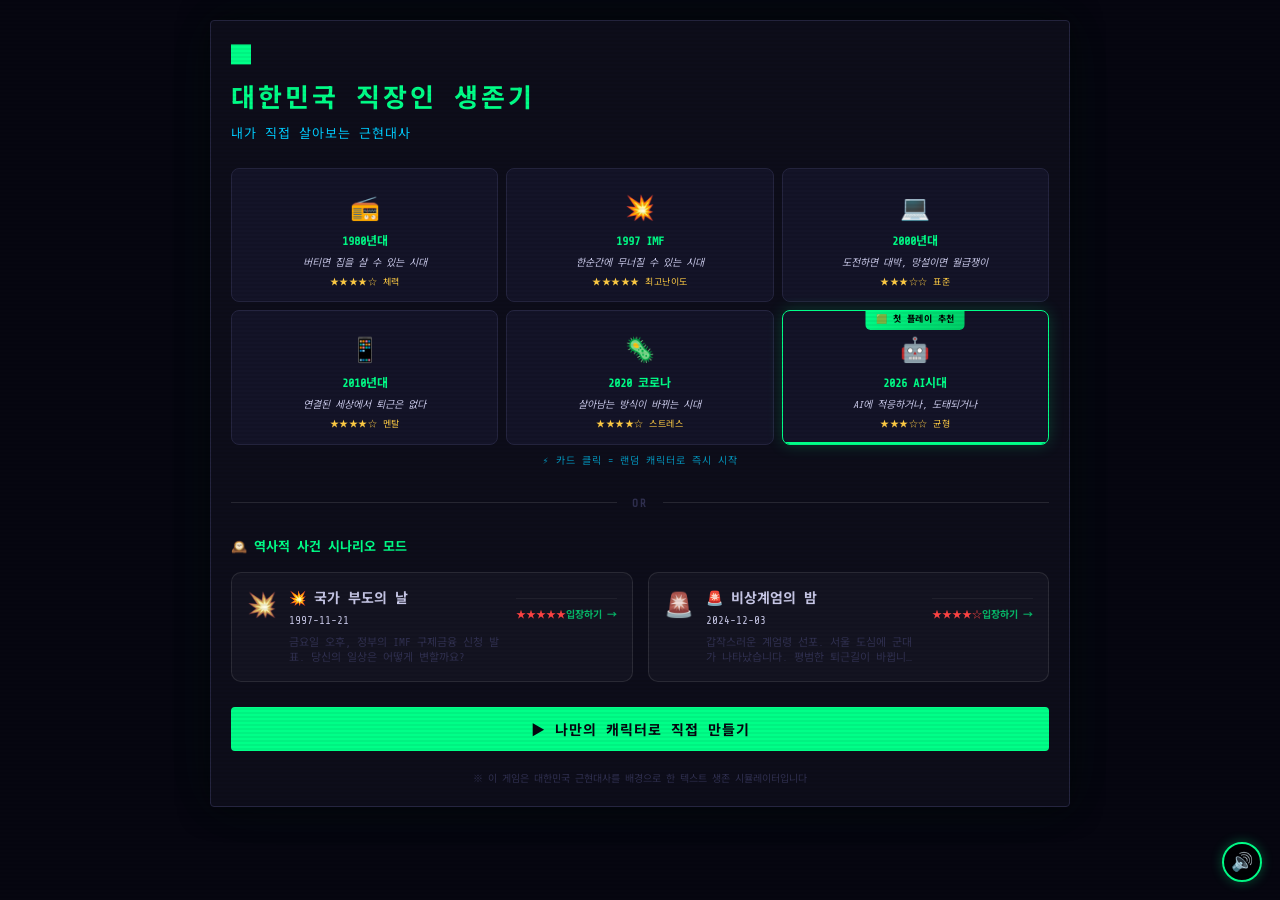
<file: index.html>
<!DOCTYPE html>
<html lang="ko">
<head>
  <meta charset="UTF-8"/>
  <meta name="viewport" content="width=device-width,initial-scale=1.0"/>
  <title>대한민국 직장인 생존기</title>
  <link href="https://fonts.googleapis.com/css2?family=Share+Tech+Mono&family=Noto+Sans+KR:wght@300;400;700&display=swap" rel="stylesheet"/>
  <link rel="stylesheet" href="css/style.css"/>
  <style>
    /* 시나리오 모드 전용 스타일 */
    .sec-divider { position: relative; margin: 25px 0; text-align: center; }
    .sec-divider::before { content: ''; position: absolute; top: 50%; left: 0; width: 100%; height: 1px; background: rgba(255,255,255,.1); z-index: 1; }
    .sec-divider span { position: relative; z-index: 2; background: var(--surface); padding: 0 15px; color: var(--dim); font-size: 11px; font-weight: 700; letter-spacing: 2px; }

    .scenario-section { margin-bottom: 25px; text-align: left; }
    .scenario-header { font-size: 13px; font-weight: 700; color: var(--primary); margin-bottom: 15px; display: flex; align-items: center; gap: 8px; }
    
    .scenario-grid { display: grid; grid-template-columns: 1fr 1fr; gap: 15px; }
    .scenario-card { 
      background: rgba(255,255,255,.03); border: 1px solid rgba(255,255,255,.1); border-radius: 10px; 
      padding: 15px; cursor: pointer; transition: .2s; display: flex; align-items: flex-start; gap: 12px;
      position: relative; overflow: hidden;
    }
    .scenario-card:hover { background: rgba(0,255,136,.05); border-color: var(--primary); transform: translateY(-2px); box-shadow: 0 4px 20px rgba(0,255,136,.1); }
    .scenario-card .sc-icon { font-size: 24px; filter: grayscale(0.5); transition: .2s; }
    .scenario-card:hover .sc-icon { filter: grayscale(0); transform: scale(1.1); }
    
    .sc-content { flex: 1; min-width: 0; }
    .sc-title { font-size: 14px; font-weight: 700; color: var(--text); margin-bottom: 4px; overflow: hidden; text-overflow: ellipsis; white-space: nowrap; }
    .sc-date { font-family: 'Share Tech Mono', monospace; font-size: 11px; color: var(--secondary); margin-bottom: 6px; }
    .sc-desc { font-size: 11px; color: var(--dim); line-height: 1.4; display: -webkit-box; -webkit-line-clamp: 2; -webkit-box-orient: vertical; overflow: hidden; }
    
    .sc-footer { display: flex; justify-content: space-between; align-items: center; margin-top: 10px; border-top: 1px solid rgba(255,255,255,.05); padding-top: 8px; }
    .sc-diff { font-size: 10px; color: var(--bad); }
    .sc-btn { font-size: 10px; font-weight: 700; color: var(--primary); opacity: 0.7; }
    .scenario-card:hover .sc-btn { opacity: 1; }

    .scenario-loading { grid-column: span 2; text-align: center; padding: 20px; font-size: 12px; color: var(--dim); font-style: italic; }
    
    @media (max-width: 600px) {
      .scenario-grid { grid-template-columns: 1fr; }
    }
  </style>
</head>
<body class="era-2026">
<div id="app">

  <!-- ★ 타이틀 -->
  <div id="screen-title" class="screen active">
    <div class="center-wrap">
      <div class="terminal-box">
        <div class="blink-top">█</div>
        <div class="title-badge">대한민국 직장인 생존기</div>
        <div class="title-sub-main">내가 직접 살아보는 근현대사</div>

        <div class="title-era-grid">
          <div class="title-era-card" data-era="1980" onclick="quickStartEra('1980')">
            <div class="tec-icon">📻</div>
            <div class="tec-year">1980년대</div>
            <div class="tec-fate">버티면 집을 살 수 있는 시대</div>
            <div class="tec-diff">★★★★☆ 체력</div>
          </div>
          <div class="title-era-card" data-era="1997" onclick="quickStartEra('1997')">
            <div class="tec-icon">💥</div>
            <div class="tec-year">1997 IMF</div>
            <div class="tec-fate">한순간에 무너질 수 있는 시대</div>
            <div class="tec-diff">★★★★★ 최고난이도</div>
          </div>
          <div class="title-era-card" data-era="2000" onclick="quickStartEra('2000')">
            <div class="tec-icon">💻</div>
            <div class="tec-year">2000년대</div>
            <div class="tec-fate">도전하면 대박, 망설이면 월급쟁이</div>
            <div class="tec-diff">★★★☆☆ 표준</div>
          </div>
          <div class="title-era-card" data-era="2010" onclick="quickStartEra('2010')">
            <div class="tec-icon">📱</div>
            <div class="tec-year">2010년대</div>
            <div class="tec-fate">연결된 세상에서 퇴근은 없다</div>
            <div class="tec-diff">★★★★☆ 멘탈</div>
          </div>
          <div class="title-era-card" data-era="2020" onclick="quickStartEra('2020')">
            <div class="tec-icon">🦠</div>
            <div class="tec-year">2020 코로나</div>
            <div class="tec-fate">살아남는 방식이 바뀌는 시대</div>
            <div class="tec-diff">★★★★☆ 스트레스</div>
          </div>
          <div class="title-era-card rec" data-era="2026" onclick="quickStartEra('2026')">
            <div class="tec-rec-badge">🟩 첫 플레이 추천</div>
            <div class="tec-icon">🤖</div>
            <div class="tec-year">2026 AI시대</div>
            <div class="tec-fate">AI에 적응하거나, 도태되거나</div>
            <div class="tec-diff">★★★☆☆ 균형</div>
          </div>
        </div>
        <div class="title-quick-hint">⚡ 카드 클릭 = 랜덤 캐릭터로 즉시 시작</div>

        <div class="sec-divider"><span>OR</span></div>

        <!-- 역사적 시나리오 모드 (신규) -->
        <div class="scenario-section">
          <div class="scenario-header">🕰️ 역사적 사건 시나리오 모드</div>
          <div id="scenario-grid" class="scenario-grid">
            <!-- JS에서 동적으로 생성됨 -->
            <div class="scenario-loading">시나리오 데이터를 불러오는 중...</div>
          </div>
        </div>

        <button class="btn-main" onclick="if(typeof SFX!=='undefined')SFX.play('click'); goToProfile()">▶ 나만의 캐릭터로 직접 만들기</button>
        <div class="title-footer">※ 이 게임은 대한민국 근현대사를 배경으로 한 텍스트 생존 시뮬레이터입니다</div>
      </div>
    </div>
  </div>

  <!-- ★ 프로필 입력 (나이 + 성별) -->
  <div id="screen-profile" class="screen">
    <div class="center-wrap">
      <div class="terminal-box">
        <div class="sec-header">[ 당신은 누구입니까? ]</div>

        <!-- 성별 선택 -->
        <div class="profile-section">
          <div class="profile-label">01. 성별을 선택하세요</div>
          <div class="gender-row">
            <button class="gender-btn" id="btn-male" onclick="selectGender('male')">
              <span class="gender-icon">👨</span>
              <span class="gender-txt">남성</span>
            </button>
            <button class="gender-btn" id="btn-female" onclick="selectGender('female')">
              <span class="gender-icon">👩</span>
              <span class="gender-txt">여성</span>
            </button>
          </div>
        </div>

        <!-- 나이 입력 -->
        <div class="profile-section">
          <div class="profile-label">02. 현재 나이를 입력하세요 <span class="profile-label-sub">(선택 — 비우면 직접 시대를 고릅니다)</span></div>
          <div class="age-input-wrap">
            <input type="number" id="age-input" class="age-input" min="15" max="80"
              placeholder="예) 25" oninput="onAgeInput(this.value)"
              onkeydown="if(event.key==='Enter'){ var ab=document.getElementById('btn-auto-era'); if(ab.style.display!=='none') confirmProfileAndAuto(); else confirmProfileAndPick(); }"/>
            <span class="age-unit">세</span>
          </div>
          <!-- 나이 입력 시 자동 추천 결과 -->
          <div id="age-recommend-box" class="age-recommend-box" style="display:none"></div>
        </div>

        <!-- 이름 입력 -->
        <div class="profile-section">
          <div class="profile-label">03. 이름 (닉네임) <span class="profile-label-sub">(선택)</span></div>
          <div class="age-input-wrap">
            <input type="text" id="name-input" class="age-input name-input" maxlength="8"
              placeholder="예) 김철수" style="width:160px"/>
          </div>
        </div>

        <!-- 액션 버튼 -->
        <div class="profile-actions">
          <button class="btn-main" id="btn-auto-era" onclick="confirmProfileAndAuto()" style="display:none">
            🎯 추천 시대로 바로 시작!
          </button>
          <button class="btn-sub" id="btn-pick-era" onclick="confirmProfileAndPick()">
            🗂 내가 시대를 직접 고를게요
          </button>
        </div>

        <div class="profile-back" onclick="if(typeof SFX!=='undefined')SFX.play('click'); showScreen('title')">← 타이틀로 돌아가기</div>
      </div>
    </div>
  </div>

  <!-- ★ 시대 선택 -->
  <div id="screen-era" class="screen">
    <div class="center-wrap">
      <div class="terminal-box">
        <div class="sec-header">[ 시대 선택 ]</div>
        <div class="era-select-intro">
          어느 시대를 살아가겠습니까?<br>
          <span style="font-size:11px;color:var(--dim)">선택 = 고민 = 몰입 — 당신의 인생이 달라집니다</span>
        </div>
        <div class="era-select-hint">👆 카드를 클릭하면 <strong>상세 정보</strong> &amp; <strong>예상 인생</strong>이 펼쳐집니다</div>
        <div id="era-list" class="era-select-list"></div>
      </div>
    </div>
  </div>

  <!-- ★ 캐릭터 생성 -->
  <div id="screen-create" class="screen">
    <div class="center-wrap">
      <div class="terminal-box">
        <div class="sec-header" id="create-era-badge">[ 캐릭터 생성 ]</div>
        <div id="create-log" class="game-log" style="max-height:52vh;flex:1;min-height:0;"></div>
        <div id="create-choices" class="choices-area" style="max-height:38vh;overflow-y:auto;"></div>
      </div>
    </div>
  </div>

  <!-- ★ 메인 게임 -->
  <div id="screen-game" class="screen">
    <div class="game-layout">

      <!-- 왼쪽: 메인 -->
      <div class="main-panel terminal-box">
        <div class="game-topbar">
          <span class="era-chip" id="game-era-chip">2026</span>
          <span class="loc-chip" id="game-loc">집 — 침실</span>
        </div>
        <div id="game-log" class="game-log"></div>
        <div id="game-choices" class="choices-area"></div>
      </div>

      <!-- 오른쪽: 사이드 -->
      <div class="side-col">

        <!-- 플레이어 정보 -->
        <div class="side-card side-player-card">
          <div id="side-player-info" class="side-player-info">👤 —</div>
          <div class="side-time" id="side-time">06:30</div>
          <div class="side-date" id="side-date">—</div>
        </div>

        <div class="side-card">
          <div class="side-card-title">[ 상태 ]</div>
          <div class="stat-row"><span class="stat-lbl">체력</span>
            <div class="bar-wrap"><div class="bar-fill bar-green" id="bar-stamina" style="width:100%"></div></div>
            <span class="stat-num" id="num-stamina">100</span></div>
          <div class="stat-row"><span class="stat-lbl">스트레스</span>
            <div class="bar-wrap"><div class="bar-fill bar-yellow" id="bar-stress" style="width:0%"></div></div>
            <span class="stat-num" id="num-stress">0</span></div>
          <div class="stat-row"><span class="stat-lbl">멘탈</span>
            <div class="bar-wrap"><div class="bar-fill bar-blue" id="bar-mental" style="width:100%"></div></div>
            <span class="stat-num" id="num-mental">100</span></div>
        </div>

        <div class="side-card">
          <div class="side-card-title">[ 재정 ]</div>
          <div class="money-line income"><span>수입</span><span id="s-income">0원</span></div>
          <div class="money-line expense"><span>지출</span><span id="s-expense">0원</span></div>
          <div class="money-line net"><span>순수익</span><span id="s-net">0원</span></div>
          <div class="money-line" style="margin-top:4px;color:var(--dim);font-size:10px">
            <span>이번달 물가</span><span id="s-era-price">—</span>
          </div>
        </div>

        <div class="side-card" id="side-family">
          <div class="side-card-title">[ 가족 ]</div>
          <div id="family-stats">
            <div style="color:var(--dim);font-size:11px">솔로</div>
          </div>
        </div>

        <div class="side-card">
          <div class="side-card-title">[ 집안일 ]</div>
          <div id="side-chores"><div style="color:var(--dim);font-size:11px">없음</div></div>
        </div>

        <div class="side-card" id="side-history" style="display:none">
          <div class="side-card-title" style="color:#ff4444">[ ⚡ 역사적 사건 ]</div>
          <div id="history-text" style="font-size:11px;color:#ffaa44;line-height:1.6"></div>
        </div>

      </div>
    </div>
  </div>

  <!-- ★ 엔딩 -->
  <div id="screen-ending" class="screen">
    <div class="center-wrap">
      <div class="terminal-box">
        <div class="sec-header">[ 인생 결산 ]</div>
        <div id="ending-log" class="game-log" style="max-height:28vh;"></div>
        <div id="ending-board" class="score-board"></div>
        <div style="margin-top:12px;display:flex;gap:8px;">
          <button class="btn-main" style="flex:1" onclick="resetGame()">↺ 다시 살아보기</button>
          <button class="btn-sub" style="flex:1" onclick="goToEraSelect()">⏱ 다른 시대 도전</button>
        </div>
      </div>
    </div>
  </div>

</div>
<script src="js/ascii.js"></script>
<script src="js/sound.js"></script>
<script src="js/eras.js"></script>
<script src="js/events.js"></script>
<script src="js/game.js"></script>
</body>
</html>
</file>
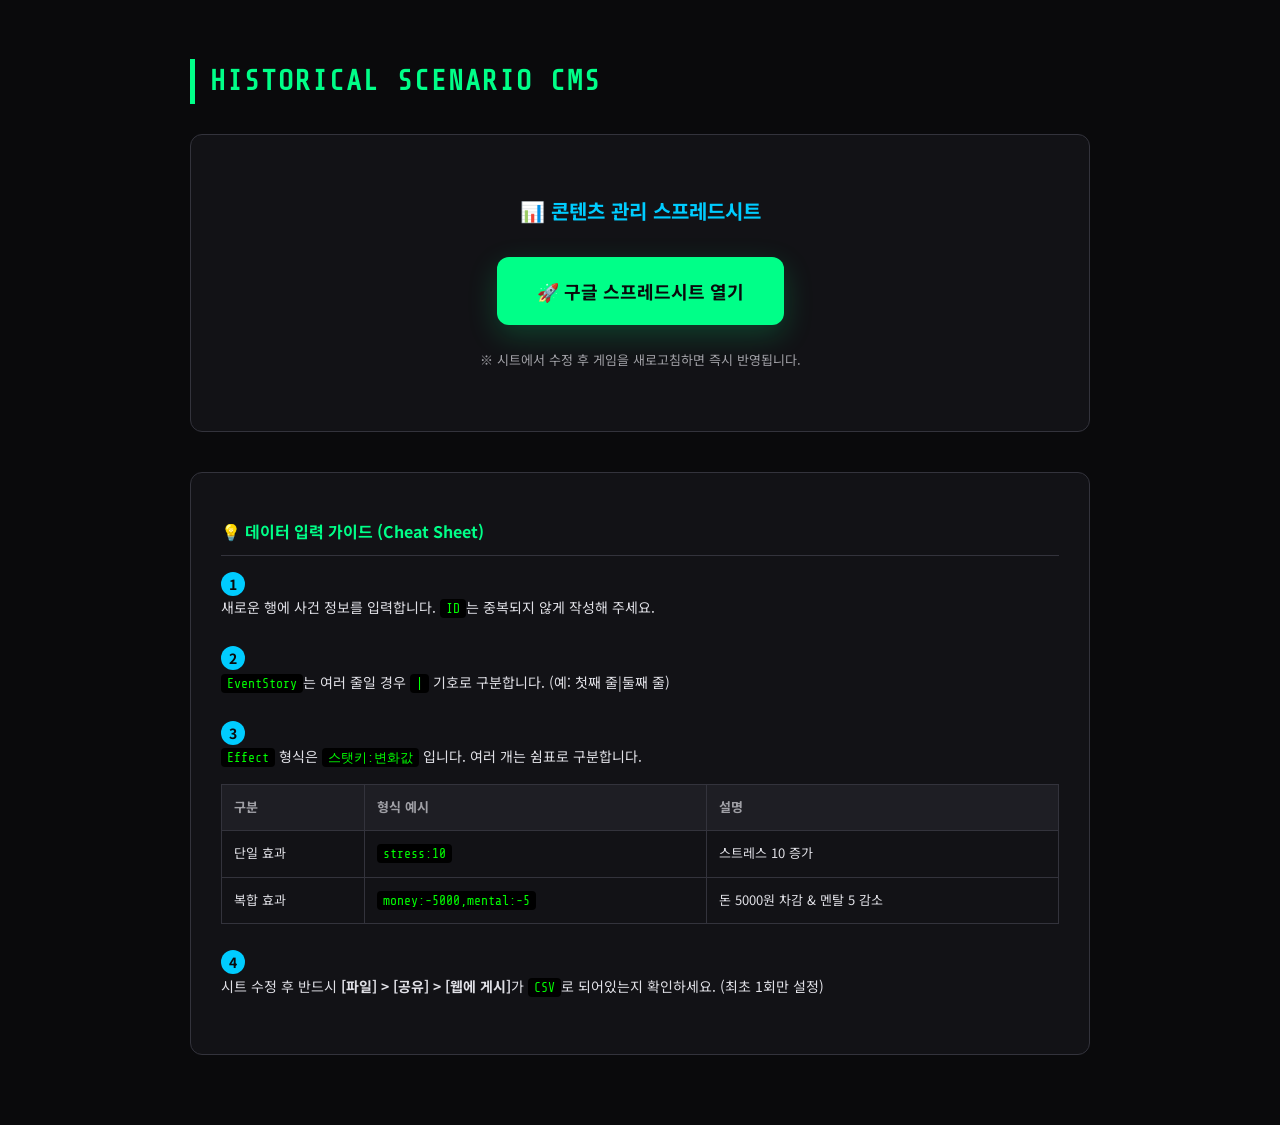
<file: admin.html>
<!DOCTYPE html>
<html lang="ko">
<head>
  <meta charset="UTF-8"/>
  <meta name="viewport" content="width=device-width,initial-scale=1.0"/>
  <title>CMS 대시보드 — 대한민국 직장인 생존기</title>
  <link href="https://fonts.googleapis.com/css2?family=Share+Tech+Mono&family=Noto+Sans+KR:wght@300;400;700&display=swap" rel="stylesheet"/>
  <style>
    :root {
      --bg: #0a0a0c;
      --surface: #121216;
      --surface2: #1e1e24;
      --primary: #00ff88;
      --secondary: #00ccff;
      --bad: #ff4d4d;
      --text: #e0e0e6;
      --dim: #a0a0a6;
      --border: #33333c;
    }
    * { box-sizing: border-box; }
    body {
      background: var(--bg); color: var(--text);
      font-family: 'Noto Sans KR', sans-serif;
      margin: 0; padding: 40px 20px; line-height: 1.6;
    }
    .container { max-width: 900px; margin: 0 auto; }
    h1 { font-family: 'Share Tech Mono', monospace; font-size: 28px; color: var(--primary); margin-bottom: 30px; letter-spacing: 2px; text-transform: uppercase; border-left: 5px solid var(--primary); padding-left: 15px; }

    .card { background: var(--surface); border: 1px solid var(--border); border-radius: 12px; padding: 30px; margin-bottom: 30px; }
    .card-title { font-size: 20px; font-weight: 700; margin-bottom: 20px; color: var(--secondary); display: flex; align-items: center; gap: 10px; }

    .btn-main {
      display: inline-flex; align-items: center; gap: 12px;
      background: var(--primary); color: var(--bg);
      padding: 20px 40px; border-radius: 12px; font-size: 18px; font-weight: 700;
      text-decoration: none; transition: .2s; box-shadow: 0 10px 30px rgba(0,255,136,.2);
      margin-bottom: 10px;
    }
    .btn-main:hover { transform: translateY(-3px); box-shadow: 0 15px 40px rgba(0,255,136,.4); }

    .guide { margin-top: 40px; }
    .guide h3 { color: var(--primary); font-size: 16px; margin-bottom: 15px; border-bottom: 1px solid var(--border); padding-bottom: 10px; }
    .step { margin-bottom: 25px; }
    .step-num { display: inline-block; width: 24px; height: 24px; background: var(--secondary); color: var(--bg); border-radius: 50%; text-align: center; font-size: 14px; font-weight: 700; line-height: 24px; margin-right: 10px; }
    .step-txt { font-size: 14px; color: var(--text); }
    
    code { background: #000; color: #0f0; padding: 2px 6px; border-radius: 4px; font-family: 'Share Tech Mono', monospace; font-size: 13px; }

    table { width: 100%; border-collapse: collapse; margin-top: 15px; font-size: 13px; }
    th { text-align: left; background: var(--surface2); color: var(--dim); padding: 12px; border: 1px solid var(--border); }
    td { padding: 12px; border: 1px solid var(--border); color: var(--text); }
    
    .badge { padding: 2px 8px; border-radius: 4px; font-size: 11px; font-weight: 700; background: var(--surface2); color: var(--secondary); }
  </style>
</head>
<body>

<div class="container">
  <h1>Historical Scenario CMS</h1>

  <div class="card" style="text-align: center; padding: 60px 40px;">
    <div class="card-title" style="justify-content: center; margin-bottom: 30px;">📊 콘텐츠 관리 스프레드시트</div>
    <a href="https://docs.google.com/spreadsheets/d/1MBSZEGp5t3QQz7a7L7BLah1IN425Tu2KiIPoZhtiByU/edit" target="_blank" class="btn-main">
      🚀 구글 스프레드시트 열기
    </a>
    <div style="color: var(--dim); font-size: 13px; margin-top: 15px;">※ 시트에서 수정 후 게임을 새로고침하면 즉시 반영됩니다.</div>
  </div>

  <div class="guide card">
    <h3>💡 데이터 입력 가이드 (Cheat Sheet)</h3>
    
    <div class="step">
      <div class="step-num">1</div>
      <div class="step-txt">새로운 행에 사건 정보를 입력합니다. <code>ID</code>는 중복되지 않게 작성해 주세요.</div>
    </div>

    <div class="step">
      <div class="step-num">2</div>
      <div class="step-txt"><code>EventStory</code>는 여러 줄일 경우 <code>|</code> 기호로 구분합니다. (예: 첫째 줄|둘째 줄)</div>
    </div>

    <div class="step">
      <div class="step-num">3</div>
      <div class="step-txt"><code>Effect</code> 형식은 <code>스탯키:변화값</code> 입니다. 여러 개는 쉼표로 구분합니다.</div>
      <table>
        <tr><th>구분</th><th>형식 예시</th><th>설명</th></tr>
        <tr><td>단일 효과</td><td><code>stress:10</code></td><td>스트레스 10 증가</td></tr>
        <tr><td>복합 효과</td><td><code>money:-5000,mental:-5</code></td><td>돈 5000원 차감 & 멘탈 5 감소</td></tr>
      </table>
    </div>

    <div class="step">
      <div class="step-num">4</div>
      <div class="step-txt">시트 수정 후 반드시 <strong>[파일] > [공유] > [웹에 게시]</strong>가 <code>CSV</code>로 되어있는지 확인하세요. (최초 1회만 설정)</div>
    </div>
  </div>
</div>

</body>
</html>
</file>
<file: css/style.css>
/* =============================================
   대한민국 직장인 생존기 — 스타일 v3.0
   ============================================= */

:root {
  --bg:       #0a0a0f;
  --surface:  #111118;
  --surface2: #1a1a25;
  --border:   #2a2a40;
  --primary:  #00ff88;
  --accent:   #00ccff;
  --dim:      #4a4a6a;
  --text:     #d0d0e0;
  --bad:      #ff4444;
  --money:    #ffcc44;
  --history:  #ff8833;
  --family:   #ff6699;
  --inner:    #8888cc;
  --npc:      #88ddff;
}

/* ── 시대별 테마 ─────────────────────── */
.era-1980 {
  --bg:       #0f0800;
  --surface:  #1a1000;
  --surface2: #221500;
  --border:   #3a2800;
  --primary:  #ffcc00;
  --accent:   #ff8800;
  --dim:      #5a4000;
  --text:     #ffe0a0;
}
.era-1997 {
  --bg:       #0a0005;
  --surface:  #150008;
  --surface2: #1e0010;
  --border:   #350020;
  --primary:  #ff3366;
  --accent:   #ff6699;
  --dim:      #550020;
  --text:     #ffd0dd;
}
.era-2000 {
  --bg:       #000510;
  --surface:  #000a1e;
  --surface2: #001030;
  --border:   #002040;
  --primary:  #0099ff;
  --accent:   #00ddff;
  --dim:      #003060;
  --text:     #c0e8ff;
}
.era-2010 {
  --bg:       #050010;
  --surface:  #0a0018;
  --surface2: #110022;
  --border:   #220040;
  --primary:  #aa44ff;
  --accent:   #dd88ff;
  --dim:      #330055;
  --text:     #e0c8ff;
}
.era-2020 {
  --bg:       #000a05;
  --surface:  #001008;
  --surface2: #001a0d;
  --border:   #003018;
  --primary:  #00ff66;
  --accent:   #88ffaa;
  --dim:      #005020;
  --text:     #c0ffd8;
}
.era-2026 {
  --bg:       #060610;
  --surface:  #0d0d1a;
  --surface2: #141428;
  --border:   #252540;
  --primary:  #00ff88;
  --accent:   #00ccff;
  --dim:      #303050;
  --text:     #c8c8e8;
}

/* ── 전역 초기화 ─────────────────────── */
*, *::before, *::after { box-sizing: border-box; margin: 0; padding: 0; }

html, body {
  height: 100%;
  background: var(--bg);
  color: var(--text);
  font-family: 'Share Tech Mono', 'Noto Sans KR', monospace;
  font-size: 13px;
  line-height: 1.5;
  overflow: hidden;
}

/* CRT 스캔라인 */
body::after {
  content: '';
  position: fixed; inset: 0;
  background: repeating-linear-gradient(
    0deg,
    transparent,
    transparent 2px,
    rgba(0,0,0,.05) 2px,
    rgba(0,0,0,.05) 4px
  );
  pointer-events: none;
  z-index: 9999;
}

/* ── 화면 전환 ──────────────────────── */
#app { width: 100%; height: 100%; }

.screen {
  display: none;
  width: 100%;
  height: 100%;
  overflow-y: auto;
}
.screen.active { display: flex; flex-direction: column; }

/* ── 공통 컴포넌트 ───────────────────── */
.center-wrap {
  display: flex;
  align-items: flex-start;
  justify-content: center;
  padding: 20px 16px;
  min-height: 100%;
}

.terminal-box {
  background: var(--surface);
  border: 1px solid var(--border);
  border-radius: 4px;
  padding: 20px;
  width: 100%;
  max-width: 860px;
  box-shadow: 0 0 30px rgba(0,0,0,.6), 0 0 60px rgba(0,255,136,.04);
}

.sec-header {
  font-size: 16px;
  color: var(--primary);
  letter-spacing: 2px;
  margin-bottom: 16px;
  text-transform: uppercase;
  border-bottom: 1px solid var(--border);
  padding-bottom: 8px;
}

/* ── 타이틀 화면 ─────────────────────── */
.blink-top {
  color: var(--primary);
  font-size: 20px;
  animation: blink 1s infinite;
  margin-bottom: 8px;
}
@keyframes blink { 0%,100%{opacity:1} 50%{opacity:0} }

.title-badge {
  font-size: 26px;
  color: var(--primary);
  letter-spacing: 3px;
  margin-bottom: 6px;
  font-weight: 700;
}
.title-sub-main {
  font-size: 13px;
  color: var(--accent);
  letter-spacing: 1px;
  margin-bottom: 24px;
}
.title-footer {
  font-size: 10px;
  color: var(--dim);
  margin-top: 20px;
  text-align: center;
}

/* 타이틀 시대 카드 */
.era-preview-grid {
  display: grid;
  grid-template-columns: repeat(3, 1fr);
  gap: 10px;
  margin-bottom: 24px;
}
@media (max-width: 600px) {
  .era-preview-grid { grid-template-columns: repeat(2, 1fr); }
}
.era-card {
  background: var(--surface2);
  border: 1px solid var(--border);
  border-radius: 4px;
  padding: 12px 10px;
  text-align: center;
  transition: border-color .2s;
}
.era-card:hover { border-color: var(--primary); }
.era-card.highlight { border-color: var(--accent); }
.era-icon { font-size: 24px; margin-bottom: 4px; }
.era-year { font-size: 12px; color: var(--primary); font-weight: 700; }
.era-desc { font-size: 10px; color: var(--dim); margin-top: 4px; line-height: 1.6; }

/* 버튼 */
.btn-main {
  display: block;
  width: 100%;
  padding: 12px;
  background: var(--primary);
  color: var(--bg);
  border: none;
  border-radius: 4px;
  font-family: inherit;
  font-size: 14px;
  font-weight: 700;
  cursor: pointer;
  letter-spacing: 1px;
  transition: opacity .2s;
}
.btn-main:hover { opacity: .85; }

.btn-sub {
  display: block;
  width: 100%;
  padding: 12px;
  background: transparent;
  color: var(--primary);
  border: 1px solid var(--primary);
  border-radius: 4px;
  font-family: inherit;
  font-size: 14px;
  cursor: pointer;
  transition: background .2s;
}
.btn-sub:hover { background: rgba(0,255,136,.08); }

/* ── 타이틀 시대 카드 그리드 (개편) ─────── */
.title-era-grid {
  display: grid;
  grid-template-columns: repeat(3, 1fr);
  gap: 8px;
  margin-bottom: 20px;
}
@media (max-width: 600px) { .title-era-grid { grid-template-columns: repeat(2, 1fr); } }

.title-era-card {
  position: relative;
  background: var(--surface2);
  border: 1px solid var(--border);
  border-radius: 8px;
  padding: 14px 10px 12px;
  text-align: center;
  cursor: pointer;
  transition: border-color .2s, transform .15s, box-shadow .2s;
  overflow: hidden;
}
.title-era-card:hover {
  border-color: var(--primary);
  transform: translateY(-3px) scale(1.03);
  box-shadow: 0 6px 20px rgba(0,255,136,.18);
}
.title-quick-hint {
  text-align: center;
  font-size: 10px;
  color: var(--accent);
  letter-spacing: 1px;
  margin: -12px 0 14px;
  opacity: 0.7;
  animation: blink 2s infinite;
}
.title-era-card::after {
  content: '';
  position: absolute;
  bottom: 0; left: 0; right: 0;
  height: 2px;
  background: var(--primary);
  opacity: 0;
  transition: opacity .3s;
}
.title-era-card:hover::after { opacity: .5; }
.title-era-card.rec {
  border-color: var(--primary);
  box-shadow: 0 0 16px rgba(0,255,136,.2);
}
.title-era-card.rec::after { opacity: 1; animation: shimmer 2s infinite; }
@keyframes shimmer {
  0%   { background-position: -100% 0; }
  100% { background-position: 200% 0; }
}
.tec-rec-badge {
  position: absolute;
  top: -1px; left: 50%; transform: translateX(-50%);
  background: linear-gradient(135deg, var(--primary), #00cc66);
  color: #000;
  font-size: 9px;
  font-weight: 700;
  padding: 3px 10px;
  border-radius: 0 0 5px 5px;
  white-space: nowrap;
  letter-spacing: .5px;
}
.tec-icon  { font-size: 24px; margin: 8px 0 5px; }
.tec-year  { font-size: 12px; color: var(--primary); font-weight: 700; margin-bottom: 5px; }
.tec-fate  { font-size: 10px; color: var(--text); line-height: 1.6; margin-bottom: 5px; font-style: italic; }
.tec-diff  { font-size: 9px; color: var(--money); letter-spacing: .5px; }

/* ── 시대 선택 화면 ──────────────────── */
.era-select-intro {
  font-size: 13px;
  color: var(--text);
  margin-bottom: 16px;
  line-height: 2;
}

.era-select-list { display: flex; flex-direction: column; gap: 8px; }

/* ── 새 시대 카드 (클릭 프리뷰) ─────────── */
.esb-card {
  position: relative;
  background: var(--surface2);
  border: 1px solid var(--border);
  border-radius: 6px;
  padding: 14px 16px;
  cursor: pointer;
  font-family: inherit;
  color: var(--text);
  font-size: 12px;
  text-align: left;
  transition: border-color .2s, background .15s, box-shadow .2s;
}
.esb-card:hover {
  border-color: var(--primary);
  background: rgba(0,255,136,.03);
}
.esb-card.esb-recommend {
  border-color: var(--primary);
  box-shadow: 0 0 16px rgba(0,255,136,.12);
}
.esb-card.esb-active {
  border-color: var(--accent);
  background: rgba(0,204,255,.04);
  box-shadow: 0 0 20px rgba(0,204,255,.15);
}

/* 추천 뱃지 */
.esb-rec-badge {
  display: inline-flex;
  align-items: center;
  gap: 4px;
  background: linear-gradient(135deg, var(--primary), #00cc66);
  color: #000;
  font-size: 10px;
  font-weight: 700;
  padding: 4px 12px;
  border-radius: 4px;
  margin-bottom: 12px;
  letter-spacing: .5px;
  box-shadow: 0 2px 8px rgba(0,255,136,.3);
  animation: badgePulse 2.5s infinite;
}
@keyframes badgePulse {
  0%,100% { box-shadow: 0 2px 8px rgba(0,255,136,.3); }
  50%      { box-shadow: 0 2px 16px rgba(0,255,136,.6); }
}

/* 카드 상단 레이아웃 */
.esb-top {
  display: flex;
  align-items: flex-start;
  gap: 12px;
  margin-bottom: 8px;
}
.esb-icon { font-size: 30px; flex-shrink: 0; line-height: 1; margin-top: 2px; }
.esb-meta { flex: 1; }
.esb-year    { font-size: 16px; color: var(--primary); font-weight: 700; margin-bottom: 2px; }
.esb-title   { font-size: 12px; color: var(--accent); margin-bottom: 2px; }
.esb-tagline { font-size: 11px; color: var(--dim); }

/* 한 줄 운명 */
.esb-fate {
  font-size: 13px;
  color: var(--primary);
  font-weight: 700;
  padding: 8px 12px;
  background: rgba(0,255,136,.06);
  border-left: 3px solid var(--primary);
  border-radius: 0 6px 6px 0;
  margin-bottom: 10px;
  line-height: 1.6;
  letter-spacing: .2px;
  position: relative;
}
.esb-fate::before {
  content: '👉 ';
  font-size: 12px;
}

/* 난이도 + 경제 태그 행 */
.esb-info-row {
  display: flex;
  align-items: center;
  justify-content: space-between;
  flex-wrap: wrap;
  gap: 6px;
  margin-bottom: 6px;
  padding: 6px 8px;
  background: rgba(255,255,255,.02);
  border-radius: 4px;
  border: 1px solid var(--border);
}
/* 난이도 그리드 */
.esb-diff-grid {
  display: flex;
  align-items: center;
  gap: 8px;
  flex-wrap: wrap;
}
.esb-diff-row {
  display: inline-flex;
  align-items: center;
  gap: 3px;
  font-size: 11px;
}
.esb-diff-icon { font-size: 11px; }
.esb-diff-key  { color: var(--dim); font-size: 10px; min-width: 22px; }
.esb-diff-bar  { letter-spacing: 1px; font-size: 11px; }
.esb-diff-label-chip {
  font-size: 9px;
  font-weight: 700;
  padding: 2px 7px;
  border-radius: 10px;
  letter-spacing: .3px;
  border: 1px solid currentColor;
}
.esb-diff-label-chip.diff-hard   { color: #ff4444; background: rgba(255,68,68,.1); }
.esb-diff-label-chip.diff-medium { color: var(--money); background: rgba(255,204,68,.1); }
.esb-diff-label-chip.diff-easy   { color: #44ff88; background: rgba(68,255,136,.1); }

.esb-years { font-size: 10px; color: var(--dim); font-weight: 400; margin-left: 4px; }
.esb-econ-tags { display: flex; flex-wrap: wrap; gap: 4px; }

.era-econ-tag {
  background: rgba(0,255,136,.08);
  border: 1px solid rgba(0,255,136,.18);
  border-radius: 3px;
  padding: 1px 6px;
  font-size: 10px;
  color: var(--primary);
}

/* 클릭 힌트 */
.esb-click-hint {
  font-size: 10px;
  color: var(--dim);
  text-align: center;
  margin-top: 6px;
  letter-spacing: .5px;
  opacity: .7;
  transition: opacity .2s;
}
.esb-card:hover .esb-click-hint {
  opacity: 1;
  color: var(--accent);
}

/* 시작 버튼 */
.esb-start-btn {
  display: none;
  width: 100%;
  margin-top: 14px;
  padding: 12px;
  background: linear-gradient(135deg, var(--primary), var(--accent));
  color: #000;
  border: none;
  border-radius: 6px;
  font-family: inherit;
  font-size: 14px;
  font-weight: 700;
  cursor: pointer;
  letter-spacing: 1px;
  transition: opacity .15s, transform .1s;
  box-shadow: 0 4px 16px rgba(0,255,136,.25);
}
.esb-start-btn:hover { opacity: .9; transform: translateY(-1px); }
.esb-start-btn:active { transform: translateY(0); }
.esb-card.esb-active .esb-start-btn { display: block; }
.esb-card.esb-active .esb-click-hint { display: none; }

/* 프리뷰 영역 */
.esb-preview {
  overflow: hidden;
  max-height: 0;
  transition: max-height .4s ease;
}

.prev-divider {
  border-top: 1px dashed var(--border);
  margin: 12px 0 10px;
}
.prev-section-title {
  font-size: 12px;
  color: var(--accent);
  letter-spacing: 2px;
  font-weight: 700;
  margin-bottom: 12px;
  text-transform: uppercase;
}

/* 상황 라인 */
.prev-lines { margin-bottom: 14px; }
.prev-line {
  font-size: 13px;
  color: var(--text);
  line-height: 1.8;
  padding: 3px 0 3px 8px;
  border-left: 2px solid transparent;
}
.prev-line.prev-line-anim {
  animation: prevLineFadeIn .3s ease forwards;
  border-left-color: var(--primary);
  opacity: 0;
  animation-fill-mode: forwards;
}
@keyframes prevLineFadeIn {
  from { opacity: 0; transform: translateX(-6px); }
  to   { opacity: 1; transform: translateX(0); }
}
.prev-bullet {
  color: var(--primary);
  margin-right: 6px;
  font-size: 11px;
}

/* 인생 예측 블록 */
.prev-life-block {
  background: rgba(0,204,255,.04);
  border: 1px solid rgba(0,204,255,.15);
  border-radius: 6px;
  padding: 10px 12px;
  margin-bottom: 12px;
}
.prev-life-title {
  font-size: 11px;
  color: var(--primary);
  font-weight: 700;
  margin-bottom: 8px;
  letter-spacing: .5px;
}
.prev-lifes { display: block; }
.prev-life {
  font-size: 12px;
  color: var(--accent);
  line-height: 2;
  padding: 1px 0;
}
.prev-life.prev-life-anim {
  animation: prevLineFadeIn .3s ease forwards;
  opacity: 0;
  animation-fill-mode: forwards;
}

/* 경제 정보 & 설명 */
.prev-bottom { display: block; }
.prev-econ-row {
  display: flex;
  flex-wrap: wrap;
  gap: 5px;
  margin-bottom: 10px;
}
.prev-desc {
  font-size: 11px;
  color: var(--dim);
  line-height: 1.9;
  border-top: 1px solid var(--border);
  padding-top: 10px;
}

/* ── 캐릭터 생성 화면 ─────────────────── */
#screen-create .terminal-box {
  display: flex;
  flex-direction: column;
  height: calc(100vh - 40px);
  max-height: 800px;
}

.game-log {
  flex: 1;
  overflow-y: auto;
  padding: 4px 0;
  scrollbar-width: thin;
  scrollbar-color: var(--border) transparent;
}
.game-log::-webkit-scrollbar { width: 5px; }
.game-log::-webkit-scrollbar-track { background: transparent; }
.game-log::-webkit-scrollbar-thumb { background: var(--border); border-radius: 3px; }

.choices-area {
  flex-shrink: 0;
  padding-top: 12px;
  border-top: 1px solid var(--border);
  display: flex;
  flex-direction: column;
  gap: 6px;
  max-height: 45vh;
  overflow-y: auto;
}

.choice-grid {
  display: grid;
  grid-template-columns: repeat(2, 1fr);
  gap: 6px;
}
@media (max-width: 500px) { .choice-grid { grid-template-columns: 1fr; } }

.btn-choice {
  display: block;
  width: 100%;
  padding: 10px 12px;
  background: var(--surface2);
  color: var(--text);
  border: 1px solid var(--border);
  border-radius: 3px;
  font-family: inherit;
  font-size: 12px;
  text-align: left;
  cursor: pointer;
  line-height: 1.6;
  transition: border-color .15s, background .15s;
}
.btn-choice:hover { border-color: var(--primary); background: rgba(0,255,136,.05); }
.btn-choice:disabled { cursor: default; }
.btn-choice.t-bad     { border-left: 3px solid var(--bad); }
.btn-choice.t-money   { border-left: 3px solid var(--money); }
.btn-choice.t-family  { border-left: 3px solid var(--family); }
.btn-choice.t-history { border-left: 3px solid var(--history); }

.choice-hdr {
  font-size: 11px;
  color: var(--dim);
  margin-bottom: 6px;
  letter-spacing: 1px;
}

/* ── 로그 라인 타입 ───────────────────── */
.log-line {
  padding: 2px 0;
  line-height: 1.7;
  font-size: 12px;
}
.log-line.system  { color: var(--primary); }
.log-line.story   { color: var(--text); }
.log-line.inner   { color: var(--inner); font-style: italic; }
.log-line.npc     { color: var(--npc); }
.log-line.good    { color: #44ff88; }
.log-line.bad     { color: var(--bad); }
.log-line.money   { color: var(--money); }
.log-line.event   { color: var(--accent); font-weight: 700; }
.log-line.time    { color: var(--dim); font-size: 11px; margin-top: 4px; }
.log-line.history { color: var(--history); font-weight: 700; }
.log-line.relation{ color: var(--family); }
.log-line.divider { border-top: 1px dashed var(--border); margin: 6px 0; }
.log-line.empty   { height: 6px; }

/* 성찰 및 시스템 알림 */
.log-line.phil-thought { 
  color: #88ccff; 
  font-style: italic; 
  border-left: 2px solid var(--primary); 
  padding-left: 8px; 
  margin: 4px 0; 
  animation: fadeIn 0.5s ease;
}
.log-line.system-msg {
  color: var(--bg);
  background: var(--primary);
  display: inline-block;
  padding: 1px 6px;
  font-weight: 700;
  border-radius: 2px;
  margin: 4px 0;
}
.log-line.news {
  background: rgba(255, 50, 50, 0.1);
  border-left: 4px solid #ff4444;
  color: #ff9999;
  padding: 8px 12px;
  margin: 10px 0;
  font-weight: 700;
  animation: slideIn 0.4s ease-out;
}
.log-line.news::before {
  content: ' [ 📻 BREAKING NEWS ] ';
  display: block;
  font-size: 10px;
  margin-bottom: 4px;
  opacity: 0.8;
}
@keyframes slideIn { from { transform: translateX(20px); opacity: 0; } to { transform: translateX(0); opacity: 1; } }
@keyframes fadeIn { from { opacity: 0; transform: translateX(-5px); } to { opacity: 1; transform: translateX(0); } }
.log-line.ascii {
  white-space: pre;
  font-family: 'Courier New', monospace;
  line-height: 1.1;
  font-size: clamp(8px, 1.5vw, 11px);
  color: var(--primary);
  margin: 10px 0;
  opacity: 0.85;
  overflow-x: auto;
  scrollbar-width: none;
}
.log-line.ascii::-webkit-scrollbar { display: none; }

/* ── 메인 게임 화면 ───────────────────── */
#screen-game {
  display: none;
  height: 100%;
}
#screen-game.active {
  display: flex;
  flex-direction: row;
}

.game-layout {
  display: flex;
  gap: 0;
  width: 100%;
  height: 100%;
  overflow: hidden;
}

.main-panel {
  flex: 1;
  display: flex;
  flex-direction: column;
  border-right: 1px solid var(--border);
  border-radius: 0;
  padding: 16px;
  height: 100%;
  max-height: 100%;
  overflow: hidden;
  max-width: none;
  box-sizing: border-box;
}

#game-log {
  flex: 1;
  overflow-y: auto;
  min-height: 25%; /* 최소 25% 보장 */
  padding-bottom: 60px; /* 선택지에 가려지지 않게 충분한 여백 제공 */
  scroll-behavior: smooth;
}

#game-choices {
  flex-shrink: 0;
  border-top: 1px solid var(--border);
  padding-top: 8px;
  max-height: 38vh; /* 선택지가 너무 많아도 38%까지만 차지하도록 */
  overflow-y: auto;
  background: var(--bg); /* 배경색을 확실히 하여 겹칠 시 투명도 방지 */
}

.game-topbar {
  display: flex;
  gap: 8px;
  align-items: center;
  margin-bottom: 10px;
  flex-shrink: 0;
}
.era-chip {
  background: var(--primary);
  color: var(--bg);
  padding: 3px 10px;
  border-radius: 3px;
  font-size: 11px;
  font-weight: 700;
}
.loc-chip {
  font-size: 11px;
  color: var(--accent);
  flex: 1;
}

/* ── 사이드 패널 ──────────────────────── */
.side-col {
  width: 200px;
  min-width: 180px;
  max-width: 220px;
  flex-shrink: 0;
  overflow-y: auto;
  padding: 10px 8px;
  display: flex;
  flex-direction: column;
  gap: 8px;
  background: var(--surface);
  scrollbar-width: thin;
  scrollbar-color: var(--border) transparent;
}
.side-col::-webkit-scrollbar { width: 4px; }
.side-col::-webkit-scrollbar-thumb { background: var(--border); }

.side-card {
  background: var(--surface2);
  border: 1px solid var(--border);
  border-radius: 4px;
  padding: 10px;
}
.side-card-title {
  font-size: 10px;
  color: var(--primary);
  letter-spacing: 1px;
  margin-bottom: 8px;
}

.side-time {
  font-size: 22px;
  color: var(--primary);
  font-weight: 700;
  text-align: center;
}
.side-date {
  font-size: 10px;
  color: var(--dim);
  text-align: center;
  margin-top: 2px;
}

/* 스탯 바 */
.stat-row {
  display: flex;
  align-items: center;
  gap: 6px;
  margin-bottom: 6px;
}
.stat-lbl {
  font-size: 10px;
  color: var(--dim);
  width: 42px;
  flex-shrink: 0;
}
.stat-num {
  font-size: 10px;
  color: var(--text);
  width: 24px;
  text-align: right;
  flex-shrink: 0;
}
.bar-wrap {
  flex: 1;
  height: 6px;
  background: var(--border);
  border-radius: 3px;
  overflow: hidden;
}
.bar-fill {
  height: 100%;
  border-radius: 3px;
  transition: width .4s ease;
}
.bar-green  { background: #44ff88; }
.bar-yellow { background: #ffcc44; }
.bar-red    { background: #ff4444; box-shadow: 0 0 6px #ff4444; }
.bar-blue   { background: #44aaff; }
.bar-purple { background: #cc88ff; }

/* 재정 */
.money-line {
  display: flex;
  justify-content: space-between;
  font-size: 11px;
  padding: 2px 0;
}
.money-line.income span:last-child { color: #44ff88; }
.money-line.expense span:last-child { color: #ff6644; }
.money-line.net {
  border-top: 1px solid var(--border);
  margin-top: 4px;
  padding-top: 4px;
  font-weight: 700;
}

/* 관계 */
.rel-row {
  display: flex;
  align-items: center;
  gap: 6px;
}
.rel-name {
  font-size: 10px;
  color: var(--dim);
  width: 36px;
  flex-shrink: 0;
}
.rel-hearts {
  font-size: 10px;
  margin: 2px 0 4px;
  letter-spacing: 1px;
}

/* 집안일 */
.chore-item {
  display: flex;
  align-items: center;
  gap: 5px;
  font-size: 11px;
  color: var(--text);
  padding: 2px 0;
}
.chore-item.done { color: var(--dim); text-decoration: line-through; }
.chore-dot {
  width: 6px; height: 6px;
  border-radius: 50%;
  background: var(--border);
  flex-shrink: 0;
}
.chore-dot.done { background: #44ff88; }

/* 역사 패널 */
#side-history {
  border-color: var(--bad);
  animation: history-flash 2s ease;
}
.history-flash { animation: history-flash-anim 2s ease; }
@keyframes history-flash-anim {
  0%   { box-shadow: 0 0 0 rgba(255,68,68,0); }
  50%  { box-shadow: 0 0 20px rgba(255,68,68,.6); }
  100% { box-shadow: 0 0 0 rgba(255,68,68,0); }
}

/* ── 엔딩 화면 ───────────────────────── */
.score-board {
  font-size: 12px;
  margin-top: 12px;
  line-height: 1.8;
}
.score-title {
  font-size: 14px;
  color: var(--primary);
  text-align: center;
  margin-bottom: 12px;
  letter-spacing: 1px;
}
.score-sec {
  color: var(--accent);
  font-size: 11px;
  letter-spacing: 1px;
  margin-top: 10px;
  margin-bottom: 4px;
  border-bottom: 1px solid var(--border);
  padding-bottom: 3px;
}
.score-row {
  display: flex;
  justify-content: space-between;
  font-size: 11px;
  padding: 2px 0;
  color: var(--text);
}
.score-row.hl { font-weight: 700; }

.ending-rank-wrap {
  margin-top: 16px;
  text-align: center;
  padding: 16px;
  background: var(--surface2);
  border: 1px solid var(--border);
  border-radius: 4px;
}
.ending-grade-badge {
  display: inline-block;
  font-size: 32px;
  font-weight: 900;
  width: 60px; height: 60px;
  line-height: 60px;
  border-radius: 50%;
  color: var(--bg);
  margin-bottom: 8px;
  box-shadow: 0 0 20px rgba(0,0,0,.5);
}
.ending-score-num {
  font-size: 24px;
  font-weight: 700;
  margin-bottom: 4px;
}
.ending-grade {
  font-size: 16px;
  font-weight: 700;
  margin-bottom: 8px;
}
.ending-msg {
  font-size: 12px;
  color: var(--dim);
  line-height: 1.8;
  max-width: 500px;
  margin: 0 auto;
}

/* ── 반응형 ──────────────────────────── */
@media (max-width: 700px) {
  .side-col { display: none; }
  .main-panel { border-right: none; }
}

@media (max-width: 480px) {
  .terminal-box { padding: 14px 10px; }
  .title-badge { font-size: 18px; }
  .title-era-grid { grid-template-columns: 1fr 1fr; }
  .tec-icon { font-size: 18px; }
  .esb-icon { font-size: 24px; }
  .esb-year { font-size: 14px; }
}

/* ── 클릭 힌트 펄스 ─────────────────── */
@keyframes hint-pulse {
  0%   { opacity: .5; }
  50%  { opacity: 1; }
  100% { opacity: .5; }
}
.esb-click-hint {
  font-size: 10px;
  color: var(--dim);
  text-align: center;
  margin-top: 6px;
  animation: hint-pulse 2.5s infinite;
  letter-spacing: 1px;
}

/* ── 시대선택 hint bar ───────────────── */
.era-select-hint {
  font-size: 11px;
  color: var(--accent);
  text-align: center;
  padding: 7px 12px;
  background: rgba(0,204,255,.05);
  border: 1px dashed rgba(0,204,255,.25);
  border-radius: 5px;
  margin-bottom: 14px;
  letter-spacing: .5px;
  animation: hintBlink 3s ease-in-out infinite;
}
@keyframes hintBlink {
  0%,100% { opacity: .8; }
  50%      { opacity: 1; }
}

/* 난이도 컬러 */
.diff-hard   { color: #ff4444; }
.diff-medium { color: var(--money); }
.diff-easy   { color: #44ff88; }

/* ══════════════════════════════════════
   ★ 프로필 입력 화면 (나이 + 성별)
   ══════════════════════════════════════ */

#screen-profile .terminal-box {
  max-width: 520px;
}

.profile-section {
  margin-bottom: 24px;
  padding-bottom: 20px;
  border-bottom: 1px solid var(--border);
}
.profile-section:last-of-type {
  border-bottom: none;
}

.profile-label {
  font-size: 13px;
  color: var(--primary);
  font-weight: 700;
  margin-bottom: 12px;
  letter-spacing: .5px;
}
.profile-label-sub {
  font-size: 10px;
  color: var(--dim);
  font-weight: 400;
  letter-spacing: 0;
}

/* 성별 버튼 */
.gender-row {
  display: flex;
  gap: 12px;
}

.gender-btn {
  flex: 1;
  display: flex;
  flex-direction: column;
  align-items: center;
  gap: 8px;
  padding: 18px 10px;
  background: var(--surface2);
  border: 2px solid var(--border);
  border-radius: 10px;
  cursor: pointer;
  font-family: inherit;
  color: var(--text);
  transition: border-color .2s, background .2s, transform .15s, box-shadow .2s;
}
.gender-btn:hover {
  border-color: var(--primary);
  background: rgba(0,255,136,.05);
  transform: translateY(-2px);
}
.gender-btn.selected {
  border-color: var(--primary);
  background: rgba(0,255,136,.1);
  box-shadow: 0 0 20px rgba(0,255,136,.25);
  transform: translateY(-2px);
}
.gender-icon {
  font-size: 36px;
  line-height: 1;
  transition: transform .2s;
}
.gender-btn.selected .gender-icon {
  transform: scale(1.15);
}
.gender-txt {
  font-size: 14px;
  font-weight: 700;
  color: var(--text);
  letter-spacing: 1px;
}
.gender-btn.selected .gender-txt {
  color: var(--primary);
}

/* 나이 입력 */
.age-input-wrap {
  display: flex;
  align-items: center;
  gap: 10px;
}

.age-input {
  background: var(--surface2);
  border: 2px solid var(--border);
  border-radius: 6px;
  padding: 10px 14px;
  color: var(--primary);
  font-family: inherit;
  font-size: 20px;
  font-weight: 700;
  width: 100px;
  text-align: center;
  outline: none;
  transition: border-color .2s, box-shadow .2s;
  -moz-appearance: textfield;
  appearance: textfield;
}
.age-input::-webkit-inner-spin-button,
.age-input::-webkit-outer-spin-button { -webkit-appearance: none; }
.age-input:focus {
  border-color: var(--primary);
  box-shadow: 0 0 12px rgba(0,255,136,.2);
}
.age-input.name-input {
  font-size: 15px;
  width: 160px;
  text-align: left;
}

.age-unit {
  font-size: 16px;
  color: var(--dim);
}

/* 나이 추천 결과 박스 */
.age-recommend-box {
  margin-top: 14px;
  background: rgba(0,255,136,.05);
  border: 1px solid rgba(0,255,136,.2);
  border-radius: 8px;
  padding: 12px 14px;
  animation: fadeSlideIn .35s ease;
}
@keyframes fadeSlideIn {
  from { opacity: 0; transform: translateY(-8px); }
  to   { opacity: 1; transform: translateY(0); }
}
.age-rec-header {
  font-size: 11px;
  color: var(--primary);
  font-weight: 700;
  letter-spacing: .5px;
  margin-bottom: 10px;
}
.age-rec-card {
  display: flex;
  align-items: center;
  gap: 12px;
}
.age-rec-icon {
  font-size: 28px;
  flex-shrink: 0;
}
.age-rec-info {
  flex: 1;
}
.age-rec-name {
  font-size: 14px;
  color: var(--primary);
  font-weight: 700;
  margin-bottom: 3px;
}
.age-rec-fate {
  font-size: 11px;
  color: var(--accent);
  margin-bottom: 4px;
  font-style: italic;
}
.age-rec-reason {
  font-size: 11px;
  color: var(--dim);
  line-height: 1.5;
}

/* 액션 버튼 */
.profile-actions {
  display: flex;
  flex-direction: column;
  gap: 10px;
  margin-bottom: 14px;
}

#btn-auto-era {
  animation: pulseBorder 1.5s infinite;
}
@keyframes pulseBorder {
  0%,100% { box-shadow: 0 0 0 0 rgba(0,255,136,.4); }
  50%      { box-shadow: 0 0 0 6px rgba(0,255,136,0); }
}

.profile-back {
  font-size: 11px;
  color: var(--dim);
  cursor: pointer;
  text-align: center;
  padding: 6px;
  transition: color .2s;
}
.profile-back:hover { color: var(--accent); }

/* 에러 메시지 */
.profile-error-msg {
  color: #ff4444;
  font-size: 12px;
  text-align: center;
  padding: 8px;
  margin-bottom: 10px;
  background: rgba(255,68,68,.08);
  border-radius: 4px;
  border: 1px solid rgba(255,68,68,.25);
  animation: fadeSlideIn .2s ease;
}

/* ── 사이드패널 플레이어 정보 ──── */
.side-player-card {
  background: rgba(0,255,136,.04);
  border-color: rgba(0,255,136,.15);
}
.side-player-info {
  font-size: 12px;
  color: var(--primary);
  font-weight: 700;
  margin-bottom: 6px;
  letter-spacing: .5px;
}
</file>
